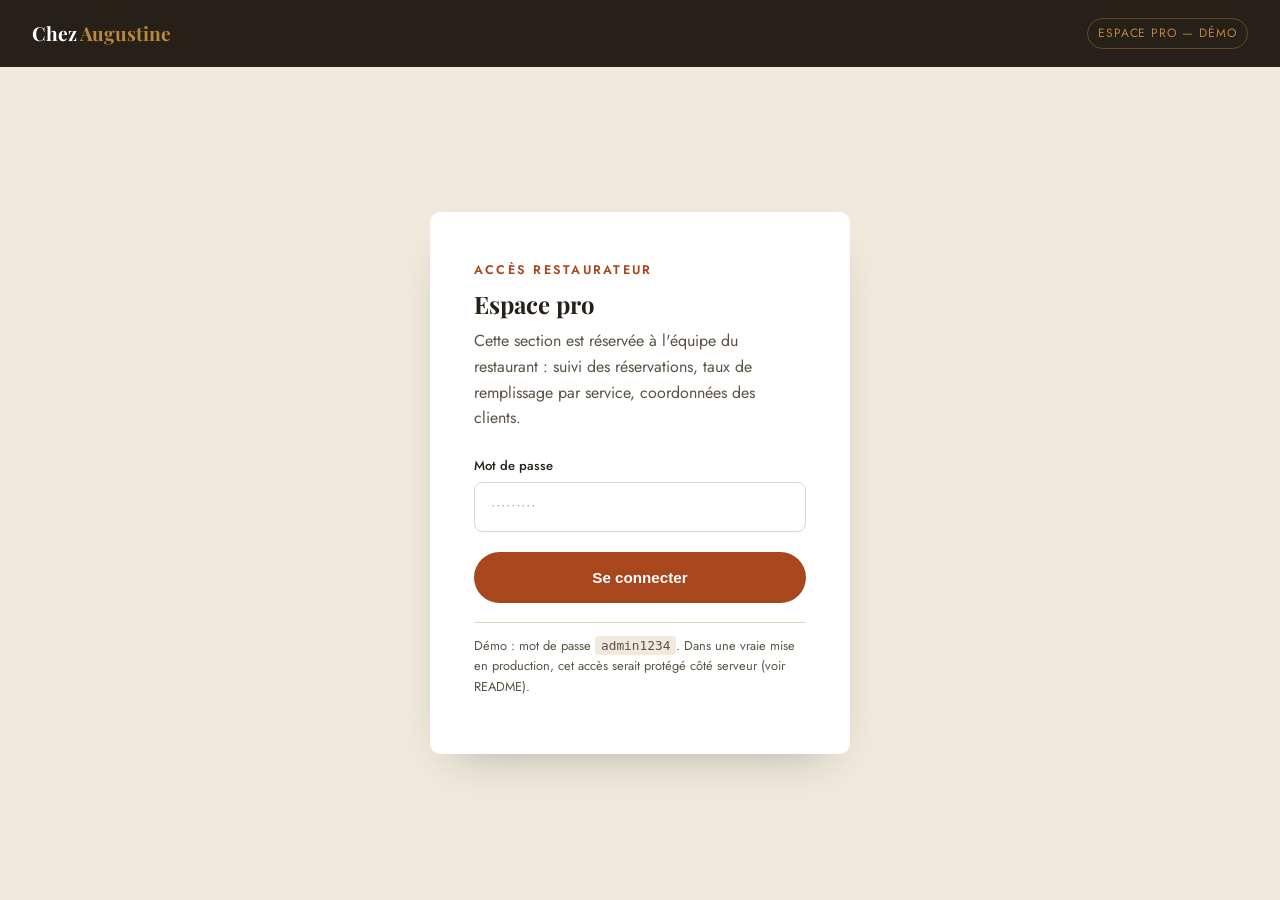
<file: admin.html>
<!DOCTYPE html>
<html lang="fr">
<head>
<meta charset="UTF-8">
<meta name="viewport" content="width=device-width, initial-scale=1.0">
<title>Espace pro — Chez Augustine</title>
<meta name="robots" content="noindex, nofollow">
<link rel="icon" type="image/svg+xml" href="assets/favicon.svg">
<link rel="preconnect" href="https://fonts.googleapis.com">
<link rel="preconnect" href="https://fonts.gstatic.com" crossorigin>
<link href="https://fonts.googleapis.com/css2?family=Playfair+Display:wght@600;700;800&family=Jost:wght@400;500;600&display=swap" rel="stylesheet">
<link rel="stylesheet" href="style.css">
<link rel="stylesheet" href="admin.css">
</head>
<body class="admin-body">

<header class="admin-topbar">
  <a href="index.html" class="logo">Chez <span>Augustine</span></a>
  <div class="admin-topbar__right">
    <span class="admin-badge">Espace pro — démo</span>
    <button class="btn btn--ghost-dark btn--small" id="logoutBtn" hidden>Se déconnecter</button>
  </div>
</header>

<!-- LOGIN GATE -->
<section class="admin-login" id="loginGate">
  <div class="admin-login__card">
    <p class="eyebrow">Accès restaurateur</p>
    <h1>Espace pro</h1>
    <p>Cette section est réservée à l'équipe du restaurant : suivi des réservations, taux de remplissage
      par service, coordonnées des clients.</p>
    <form id="loginForm">
      <div class="form-field">
        <label for="password">Mot de passe</label>
        <input type="password" id="password" name="password" placeholder="•••••••••" autocomplete="off" required>
        <span class="form-error" id="loginError">Mot de passe incorrect.</span>
      </div>
      <button type="submit" class="btn btn--primary btn--full">Se connecter</button>
    </form>
    <p class="admin-login__hint">Démo : mot de passe <code>admin1234</code>. Dans une vraie mise en
      production, cet accès serait protégé côté serveur (voir README).</p>
  </div>
</section>

<!-- DASHBOARD -->
<main class="admin-dashboard" id="dashboard" hidden>
  <div class="container">

    <div class="admin-toolbar">
      <div class="admin-datenav">
        <button class="admin-navbtn" id="prevDay" aria-label="Jour précédent">←</button>
        <input type="date" id="dashDate">
        <button class="admin-navbtn" id="nextDay" aria-label="Jour suivant">→</button>
        <button class="btn btn--ghost-dark btn--small" id="todayBtn">Aujourd'hui</button>
      </div>
      <button class="btn btn--ghost-dark btn--small" id="resetDemoBtn">Réinitialiser les données de démo</button>
    </div>

    <p class="admin-daystatus" id="dayStatus"></p>

    <div class="admin-stats" id="statsRow"></div>

    <h2 class="admin-section-title">Créneaux du jour</h2>
    <div class="admin-slots" id="slotsGrid"></div>

    <h2 class="admin-section-title">Réservations</h2>
    <div class="admin-list" id="reservationsList"></div>

  </div>
</main>

<script src="reservations.js"></script>
<script src="admin.js"></script>
</body>
</html>
</file>
<file: style.css>
/* ===== Variables ===== */
:root {
  --bg: #faf6f0;
  --bg-alt: #f1e9dd;
  --ink: #262019;
  --ink-soft: #5b5246;
  --line: #e3d7c4;
  --accent: #a8461e;
  --accent-dark: #7e3316;
  --gold: #b8873a;
  --white: #ffffff;
  --radius: 10px;
  --shadow: 0 20px 45px -25px rgba(38, 32, 25, 0.35);
  --shadow-sm: 0 8px 20px -12px rgba(38, 32, 25, 0.3);
  --font-display: 'Playfair Display', Georgia, serif;
  --font-body: 'Jost', 'Segoe UI', sans-serif;
  --container: 1160px;
}

* { box-sizing: border-box; }
html { scroll-behavior: smooth; }
[hidden] { display: none !important; }

body {
  margin: 0;
  font-family: var(--font-body);
  color: var(--ink);
  background: var(--bg);
  line-height: 1.6;
  -webkit-font-smoothing: antialiased;
}

img { max-width: 100%; display: block; }

.container {
  width: 100%;
  max-width: var(--container);
  margin: 0 auto;
  padding: 0 24px;
}

.skip-link {
  position: absolute;
  left: -999px;
  top: 0;
  background: var(--accent);
  color: #fff;
  padding: 10px 16px;
  z-index: 1000;
}
.skip-link:focus { left: 12px; top: 12px; }

h1, h2, h3 {
  font-family: var(--font-display);
  font-weight: 700;
  color: var(--ink);
  margin: 0 0 .5em;
  line-height: 1.15;
}

h2 { font-size: clamp(1.8rem, 3vw, 2.6rem); }
h3 { font-size: 1.3rem; }

p { margin: 0 0 1em; color: var(--ink-soft); }

a { color: inherit; text-decoration: none; }

.eyebrow {
  display: inline-block;
  font-family: var(--font-body);
  text-transform: uppercase;
  letter-spacing: .18em;
  font-size: .78rem;
  font-weight: 600;
  color: var(--accent);
  margin-bottom: .8em;
}

.center { text-align: center; }
.section-intro {
  max-width: 560px;
  margin: -0.5em auto 2.5em;
}

/* ===== Buttons ===== */
.btn {
  display: inline-flex;
  align-items: center;
  justify-content: center;
  gap: 8px;
  padding: 14px 28px;
  border-radius: 999px;
  font-weight: 600;
  font-size: .95rem;
  border: 1.5px solid transparent;
  cursor: pointer;
  transition: transform .2s ease, background .2s ease, color .2s ease, border-color .2s ease;
  white-space: nowrap;
}
.btn:hover { transform: translateY(-2px); }
.btn--primary { background: var(--accent); color: #fff; }
.btn--primary:hover { background: var(--accent-dark); }
.btn--ghost { border-color: rgba(255,255,255,.6); color: #fff; }
.btn--ghost:hover { background: rgba(255,255,255,.12); }
.btn--small { padding: 10px 20px; font-size: .85rem; }
.btn--full { width: 100%; padding: 16px; }

/* ===== Header ===== */
.header {
  position: fixed;
  top: 0; left: 0; right: 0;
  z-index: 500;
  background: transparent;
  transition: background .3s ease, box-shadow .3s ease, padding .3s ease;
  padding: 22px 0;
}
.header.scrolled {
  background: rgba(250, 246, 240, .92);
  backdrop-filter: blur(8px);
  box-shadow: var(--shadow-sm);
  padding: 12px 0;
}
.header__inner {
  display: flex;
  align-items: center;
  justify-content: space-between;
  gap: 24px;
}
.logo {
  font-family: var(--font-display);
  font-size: 1.4rem;
  font-weight: 700;
  color: #fff;
  transition: color .3s ease;
}
.header.scrolled .logo { color: var(--ink); }
.logo span { color: var(--gold); }
.logo--footer { color: var(--ink); }

.nav {
  display: flex;
  gap: 28px;
}
.nav__link {
  font-size: .92rem;
  font-weight: 500;
  color: #fff;
  position: relative;
  padding: 4px 0;
  transition: color .3s ease;
}
.header.scrolled .nav__link { color: var(--ink-soft); }
.nav__link::after {
  content: '';
  position: absolute;
  left: 0; bottom: -2px;
  width: 0; height: 2px;
  background: var(--accent);
  transition: width .25s ease;
}
.nav__link:hover, .nav__link.active { color: var(--gold); }
.header.scrolled .nav__link.active,
.header.scrolled .nav__link:hover { color: var(--accent); }
.nav__link.active::after { width: 100%; }

.header__actions { display: flex; align-items: center; gap: 16px; }

.burger {
  display: none;
  flex-direction: column;
  justify-content: center;
  gap: 5px;
  width: 32px; height: 32px;
  background: none; border: none; cursor: pointer;
  padding: 0;
}
.burger span {
  display: block;
  height: 2px;
  background: #fff;
  border-radius: 2px;
  transition: transform .3s ease, opacity .3s ease, background .3s ease;
}
.header.scrolled .burger span { background: var(--ink); }
.burger.open span:nth-child(1) { transform: translateY(7px) rotate(45deg); }
.burger.open span:nth-child(2) { opacity: 0; }
.burger.open span:nth-child(3) { transform: translateY(-7px) rotate(-45deg); }

/* ===== Hero ===== */
.hero {
  position: relative;
  min-height: 100vh;
  display: flex;
  align-items: center;
  overflow: hidden;
  color: #fff;
}
.hero__bg {
  position: absolute; inset: 0;
  background-size: cover;
  background-position: center;
  transform: scale(1.05);
}
.hero__overlay {
  position: absolute; inset: 0;
  background: linear-gradient(180deg, rgba(20,15,10,.55) 0%, rgba(20,15,10,.55) 40%, rgba(20,15,10,.85) 100%);
}
.hero__content { position: relative; z-index: 2; max-width: 680px; }
.hero__content .eyebrow { color: var(--gold); }
.hero h1 { color: #fff; font-size: clamp(2.4rem, 5.5vw, 4rem); }
.hero__text { color: rgba(255,255,255,.88); max-width: 480px; font-size: 1.05rem; }
.hero__actions { display: flex; gap: 16px; flex-wrap: wrap; margin-top: 1.5em; }

.scroll-cue {
  position: absolute;
  bottom: 32px; left: 50%;
  transform: translateX(-50%);
  z-index: 2;
  width: 26px; height: 42px;
  border: 2px solid rgba(255,255,255,.7);
  border-radius: 20px;
}
.scroll-cue span {
  position: absolute;
  top: 6px; left: 50%;
  width: 4px; height: 8px;
  margin-left: -2px;
  background: #fff;
  border-radius: 2px;
  animation: scrollcue 1.6s ease infinite;
}
@keyframes scrollcue {
  0% { opacity: 1; transform: translateY(0); }
  100% { opacity: 0; transform: translateY(14px); }
}

/* ===== About ===== */
.about { padding: 120px 0; }
.about__inner {
  display: grid;
  grid-template-columns: 1fr 1fr;
  gap: 64px;
  align-items: center;
}
.about__media { position: relative; }
.about__media img {
  border-radius: var(--radius);
  box-shadow: var(--shadow);
  aspect-ratio: 4/5;
  object-fit: cover;
  width: 100%;
}
.about__badge {
  position: absolute;
  bottom: -22px; right: -22px;
  background: var(--accent);
  color: #fff;
  border-radius: 50%;
  width: 110px; height: 110px;
  display: flex; flex-direction: column;
  align-items: center; justify-content: center;
  text-align: center;
  box-shadow: var(--shadow-sm);
}
.about__badge strong { font-family: var(--font-display); font-size: 1.9rem; line-height: 1; }
.about__badge span { font-size: .7rem; text-transform: uppercase; letter-spacing: .05em; }

.about__points { list-style: none; padding: 0; margin: 1.5em 0 0; }
.about__points li {
  position: relative;
  padding-left: 28px;
  margin-bottom: .6em;
  color: var(--ink-soft);
}
.about__points li::before {
  content: '✓';
  position: absolute; left: 0; top: 0;
  color: var(--accent);
  font-weight: 700;
}

/* ===== Menu ===== */
.menu-section { padding: 120px 0; background: var(--bg-alt); }
.menu-tabs {
  display: flex;
  justify-content: center;
  gap: 8px;
  flex-wrap: wrap;
  margin-bottom: 3em;
}
.menu-tab {
  padding: 10px 22px;
  border-radius: 999px;
  border: 1.5px solid var(--line);
  background: transparent;
  font-family: var(--font-body);
  font-weight: 500;
  color: var(--ink-soft);
  cursor: pointer;
  transition: all .2s ease;
}
.menu-tab:hover { border-color: var(--accent); color: var(--accent); }
.menu-tab.active { background: var(--accent); border-color: var(--accent); color: #fff; }

.menu-panel {
  display: none;
  max-width: 760px;
  margin: 0 auto;
  gap: 28px 48px;
  grid-template-columns: 1fr;
}
.menu-panel.active { display: grid; animation: fadein .4s ease; }
@keyframes fadein { from { opacity: 0; transform: translateY(8px); } to { opacity: 1; transform: translateY(0); } }

.menu-item__head {
  display: flex;
  align-items: baseline;
  gap: 10px;
}
.menu-item__head h3 { margin: 0; white-space: nowrap; font-size: 1.15rem; }
.menu-item .dots {
  flex: 1;
  border-bottom: 2px dotted var(--line);
  transform: translateY(-4px);
}
.menu-item .price {
  font-family: var(--font-display);
  font-weight: 700;
  color: var(--accent);
  white-space: nowrap;
}
.menu-item p { margin: .3em 0 0; font-size: .92rem; }

.menu-note {
  margin-top: 2.5em;
  font-style: italic;
  color: var(--ink-soft);
}

/* ===== Gallery ===== */
.gallery { padding: 120px 0; }
.gallery__grid {
  display: grid;
  grid-template-columns: repeat(3, 1fr);
  gap: 4px;
  max-width: var(--container);
  margin: 0 auto;
  padding: 0 24px;
}
.gallery__item {
  border: none; padding: 0; margin: 0; cursor: pointer;
  overflow: hidden;
  aspect-ratio: 1;
  background: none;
}
.gallery__item img {
  width: 100%; height: 100%; object-fit: cover;
  transition: transform .5s ease;
}
.gallery__item:hover img { transform: scale(1.08); }

.lightbox {
  position: fixed; inset: 0;
  background: rgba(10,8,6,.92);
  display: none;
  align-items: center; justify-content: center;
  z-index: 1000;
  padding: 40px;
}
.lightbox.open { display: flex; }
.lightbox img { max-width: 100%; max-height: 85vh; border-radius: 6px; }
.lightbox__close {
  position: absolute; top: 24px; right: 32px;
  background: none; border: none; color: #fff;
  font-size: 2.2rem; cursor: pointer; line-height: 1;
}

/* ===== Testimonials ===== */
.testimonials { padding: 120px 0; background: var(--bg-alt); overflow: hidden; }
.testi-track {
  display: flex;
  gap: 28px;
  overflow-x: auto;
  scroll-snap-type: x mandatory;
  padding: 8px 4px 24px;
  -ms-overflow-style: none;
  scrollbar-width: none;
}
.testi-track::-webkit-scrollbar { display: none; }
.testi-card {
  scroll-snap-align: start;
  flex: 0 0 min(420px, 85vw);
  background: var(--white);
  border-radius: var(--radius);
  padding: 32px;
  box-shadow: var(--shadow-sm);
}
.stars { color: var(--gold); letter-spacing: 3px; margin-bottom: .6em; }
.testi-card p { font-style: italic; color: var(--ink); }
.testi-author { display: flex; align-items: center; gap: 12px; margin-top: 1.2em; }
.testi-author strong { display: block; font-size: .92rem; }
.testi-author span { font-size: .8rem; color: var(--ink-soft); }
.testi-avatar {
  width: 42px; height: 42px;
  border-radius: 50%;
  background: var(--accent);
  color: #fff;
  display: flex; align-items: center; justify-content: center;
  font-family: var(--font-display);
  font-weight: 700;
  flex-shrink: 0;
}
.testi-dots {
  display: flex;
  justify-content: center;
  gap: 8px;
}
.testi-dots button {
  width: 8px; height: 8px;
  border-radius: 50%;
  border: none;
  background: var(--line);
  cursor: pointer;
  padding: 0;
}
.testi-dots button.active { background: var(--accent); width: 22px; border-radius: 4px; transition: all .25s ease; }

/* ===== Practical info ===== */
.practical { padding: 120px 0; }
.practical__inner {
  display: grid;
  grid-template-columns: 1fr 1fr 1.3fr;
  gap: 28px;
}
.practical__card {
  background: var(--bg-alt);
  border-radius: var(--radius);
  padding: 32px;
}
.hours { list-style: none; padding: 0; margin: 0; }
.hours li {
  display: flex;
  justify-content: space-between;
  padding: 10px 0;
  border-bottom: 1px solid var(--line);
  font-size: .92rem;
}
.hours li:last-child { border-bottom: none; }
.hours li span:first-child { color: var(--ink); font-weight: 500; }
.hours li span:last-child { color: var(--ink-soft); }
.practical__meta { font-size: .85rem; }
.practical__link {
  color: var(--accent);
  font-weight: 600;
  border-bottom: 1px solid currentColor;
}
.practical__map { border-radius: var(--radius); overflow: hidden; min-height: 260px; }
.practical__map iframe { width: 100%; height: 100%; min-height: 260px; border: 0; }

/* ===== Contact ===== */
.contact { padding: 120px 0 140px; background: var(--ink); color: #fff; }
.contact__inner {
  display: grid;
  grid-template-columns: .8fr 1.2fr;
  gap: 64px;
}
.contact h2 { color: #fff; }
.contact__text .eyebrow { color: var(--gold); }
.contact__text p { color: rgba(255,255,255,.7); }

.form-row { display: flex; gap: 20px; margin-bottom: 20px; }
.form-field { flex: 1; margin-bottom: 20px; }
.form-row .form-field { margin-bottom: 0; }
.form-field--small { flex: 0 0 100px; }
.form-field label {
  display: block;
  font-size: .82rem;
  font-weight: 500;
  margin-bottom: 6px;
  color: rgba(255,255,255,.85);
}
.form-field input,
.form-field select,
.form-field textarea {
  width: 100%;
  padding: 13px 16px;
  border-radius: 8px;
  border: 1.5px solid rgba(255,255,255,.18);
  background: rgba(255,255,255,.06);
  color: #fff;
  font-family: var(--font-body);
  font-size: .95rem;
  transition: border-color .2s ease;
}
.form-field select option { color: #111; }
.form-field input:focus,
.form-field select:focus,
.form-field textarea:focus {
  outline: none;
  border-color: var(--gold);
}
.form-field input::placeholder,
.form-field textarea::placeholder { color: rgba(255,255,255,.35); }
.form-error {
  display: none;
  font-size: .78rem;
  color: #e28a6b;
  margin-top: 6px;
}
.form-hint {
  font-size: .82rem;
  color: rgba(255,255,255,.55);
  margin: -8px 0 20px;
}
.form-field.invalid input,
.form-field.invalid select { border-color: #e28a6b; }
.form-field.invalid .form-error { display: block; }

.form-success {
  display: none;
  margin: 16px 0 0;
  padding: 14px 18px;
  border-radius: 8px;
  background: rgba(184, 135, 58, .18);
  color: var(--gold);
  font-size: .9rem;
}
.form-success.show { display: block; }

/* ===== Footer ===== */
.footer { background: var(--bg-alt); padding-top: 64px; }
.footer__inner {
  display: grid;
  grid-template-columns: 1.4fr .6fr 1fr;
  gap: 32px;
  padding-bottom: 40px;
  border-bottom: 1px solid var(--line);
}
.footer__inner p { font-size: .88rem; margin-top: .6em; }
.footer__social { display: flex; gap: 14px; align-items: flex-start; }
.footer__social a {
  width: 38px; height: 38px;
  border-radius: 50%;
  background: var(--ink);
  color: #fff;
  display: flex; align-items: center; justify-content: center;
  transition: background .2s ease;
}
.footer__social a:hover { background: var(--accent); }
.footer__hours h4 { margin: 0 0 .4em; font-family: var(--font-body); font-size: .9rem; }
.footer__hours p { font-size: .85rem; }

.footer__credit {
  padding: 20px 24px 28px;
  display: flex;
  justify-content: space-between;
  flex-wrap: wrap;
  gap: 8px;
  font-size: .8rem;
  color: var(--ink-soft);
}
.footer__credit a { color: var(--accent); font-weight: 600; }

/* ===== Reveal on scroll ===== */
.reveal {
  opacity: 0;
  transform: translateY(24px);
  transition: opacity .7s ease, transform .7s ease;
}
.reveal.in-view { opacity: 1; transform: translateY(0); }

/* ===== Responsive ===== */
@media (max-width: 960px) {
  .about__inner { grid-template-columns: 1fr; gap: 40px; }
  .practical__inner { grid-template-columns: 1fr; }
  .contact__inner { grid-template-columns: 1fr; gap: 40px; }
  .footer__inner { grid-template-columns: 1fr 1fr; }
}

@media (max-width: 760px) {
  .nav {
    position: fixed;
    top: 0; right: 0;
    height: 100vh;
    width: min(320px, 80vw);
    background: var(--bg);
    flex-direction: column;
    padding: 100px 32px 32px;
    gap: 24px;
    transform: translateX(100%);
    transition: transform .35s ease;
    box-shadow: var(--shadow);
  }
  .nav.open { transform: translateX(0); }
  .nav__link { color: var(--ink); font-size: 1.05rem; }
  .header__actions .btn--small { display: none; }
  .burger { display: flex; }
  .burger span { background: #fff; }
  .header.scrolled .burger span { background: var(--ink); }
  .hero__actions { flex-direction: column; align-items: flex-start; }
  .gallery__grid { grid-template-columns: repeat(2, 1fr); }
  .form-row { flex-direction: column; gap: 20px; }
  .form-field--small { flex: 1; }
  .footer__inner { grid-template-columns: 1fr; }
  .footer__credit { flex-direction: column; }
}
</file>
<file: admin.css>
/* ===== Espace pro ===== */
.admin-body { background: var(--bg-alt); }

.admin-topbar {
  display: flex;
  align-items: center;
  justify-content: space-between;
  padding: 18px 32px;
  background: var(--ink);
}
.admin-topbar .logo { color: #fff; font-size: 1.2rem; }
.admin-topbar__right { display: flex; align-items: center; gap: 16px; }
.admin-badge {
  font-size: .75rem;
  text-transform: uppercase;
  letter-spacing: .08em;
  color: var(--gold);
  border: 1px solid rgba(184,135,58,.4);
  padding: 5px 10px;
  border-radius: 999px;
}

.btn--ghost-dark {
  border: 1.5px solid var(--line);
  color: var(--ink);
  background: transparent;
}
.btn--ghost-dark:hover { background: var(--ink); color: #fff; border-color: var(--ink); }
.admin-topbar .btn--ghost-dark {
  border-color: rgba(255,255,255,.3);
  color: #fff;
}
.admin-topbar .btn--ghost-dark:hover { background: rgba(255,255,255,.12); }

/* Login */
.admin-login {
  min-height: calc(100vh - 68px);
  display: flex;
  align-items: center;
  justify-content: center;
  padding: 40px 24px;
}
.admin-login__card {
  background: #fff;
  border-radius: var(--radius);
  box-shadow: var(--shadow);
  padding: 44px;
  max-width: 420px;
  width: 100%;
}
.admin-login__card h1 { margin-bottom: .4em; }
.admin-login__card form { margin-top: 1.5em; }
.admin-login__hint {
  margin-top: 1.5em;
  font-size: .8rem;
  color: var(--ink-soft);
  border-top: 1px solid var(--line);
  padding-top: 1em;
}
.admin-login__hint code {
  background: var(--bg-alt);
  padding: 2px 6px;
  border-radius: 4px;
}

/* Le composant .form-field est pensé pour le fond sombre de la section contact
   du site public ; on réajuste les couleurs pour la carte de login (fond clair). */
.admin-login__card .form-field label { color: var(--ink); }
.admin-login__card .form-field input {
  background: #fff;
  border-color: var(--line);
  color: var(--ink);
}
.admin-login__card .form-field input::placeholder { color: #b6ab9a; }
.admin-login__card .form-field input:focus { border-color: var(--accent); }

/* Dashboard */
.admin-dashboard { padding: 40px 0 80px; }

.admin-toolbar {
  display: flex;
  align-items: center;
  justify-content: space-between;
  flex-wrap: wrap;
  gap: 16px;
  margin-bottom: 20px;
}
.admin-datenav {
  display: flex;
  align-items: center;
  gap: 10px;
}
.admin-datenav input[type="date"] {
  padding: 10px 14px;
  border-radius: 8px;
  border: 1.5px solid var(--line);
  background: #fff;
  font-family: var(--font-body);
}
.admin-navbtn {
  width: 38px; height: 38px;
  border-radius: 50%;
  border: 1.5px solid var(--line);
  background: #fff;
  cursor: pointer;
  font-size: 1rem;
  transition: background .2s ease;
}
.admin-navbtn:hover { background: var(--bg-alt); }

.admin-daystatus {
  font-weight: 500;
  color: var(--accent);
  margin-bottom: 24px;
}

.admin-stats {
  display: grid;
  grid-template-columns: repeat(auto-fit, minmax(180px, 1fr));
  gap: 16px;
  margin-bottom: 40px;
}
.admin-stat {
  background: #fff;
  border-radius: var(--radius);
  padding: 20px 22px;
  box-shadow: var(--shadow-sm);
}
.admin-stat strong {
  display: block;
  font-family: var(--font-display);
  font-size: 1.8rem;
  color: var(--ink);
}
.admin-stat span { font-size: .82rem; color: var(--ink-soft); }

.admin-section-title {
  font-size: 1.2rem;
  margin: 0 0 16px;
}

.admin-slots {
  display: grid;
  grid-template-columns: repeat(auto-fill, minmax(150px, 1fr));
  gap: 12px;
  margin-bottom: 40px;
}
.admin-slot {
  background: #fff;
  border-radius: 8px;
  padding: 14px 16px;
  box-shadow: var(--shadow-sm);
}
.admin-slot__head {
  display: flex;
  justify-content: space-between;
  align-items: baseline;
  margin-bottom: 8px;
}
.admin-slot__head strong { font-family: var(--font-display); font-size: 1.05rem; }
.admin-slot__head span { font-size: .78rem; color: var(--ink-soft); }
.admin-slot__bar {
  height: 6px;
  background: var(--bg-alt);
  border-radius: 999px;
  overflow: hidden;
}
.admin-slot__bar-fill {
  height: 100%;
  background: var(--gold);
  border-radius: 999px;
  transition: width .3s ease;
}
.admin-slot.is-full .admin-slot__bar-fill { background: var(--accent); }
.admin-slot.is-full .admin-slot__head span { color: var(--accent); font-weight: 600; }

.admin-empty {
  background: #fff;
  border-radius: var(--radius);
  padding: 32px;
  text-align: center;
  color: var(--ink-soft);
}

.admin-list { display: flex; flex-direction: column; gap: 12px; }
.admin-card {
  background: #fff;
  border-radius: var(--radius);
  padding: 20px 24px;
  box-shadow: var(--shadow-sm);
  display: grid;
  grid-template-columns: 90px 1.3fr 1fr 90px auto;
  gap: 18px;
  align-items: center;
}
.admin-card.is-cancelled { opacity: .55; }
.admin-card__time { font-family: var(--font-display); font-size: 1.3rem; }
.admin-card__name { font-weight: 600; }
.admin-card__meta { font-size: .82rem; color: var(--ink-soft); }
.admin-card__contact { font-size: .88rem; }
.admin-card__contact a { color: var(--accent); }
.admin-card__guests { text-align: center; }
.admin-card__guests strong { display: block; font-family: var(--font-display); font-size: 1.2rem; }
.admin-card__guests span { font-size: .72rem; color: var(--ink-soft); text-transform: uppercase; }
.admin-card__msg {
  grid-column: 1 / -1;
  font-size: .85rem;
  font-style: italic;
  color: var(--ink-soft);
  border-top: 1px dashed var(--line);
  padding-top: 10px;
}
.admin-card__actions { display: flex; gap: 8px; flex-wrap: wrap; }
.admin-card__actions button {
  border: none;
  border-radius: 999px;
  padding: 8px 14px;
  font-size: .78rem;
  font-weight: 600;
  cursor: pointer;
}
.action-cancel { background: #f6e2d8; color: var(--accent-dark); }
.action-confirm { background: #e4efe0; color: #3a6b34; }
.action-delete { background: var(--bg-alt); color: var(--ink-soft); }
.status-pill {
  font-size: .72rem;
  font-weight: 600;
  padding: 4px 10px;
  border-radius: 999px;
  text-transform: uppercase;
  letter-spacing: .04em;
}
.status-pill--ok { background: #e4efe0; color: #3a6b34; }
.status-pill--cancelled { background: #f1e3e3; color: #9c3d3d; }

@media (max-width: 760px) {
  .admin-card { grid-template-columns: 1fr 1fr; }
  .admin-card__actions { grid-column: 1 / -1; }
  .admin-topbar { padding: 14px 20px; }
}
</file>
